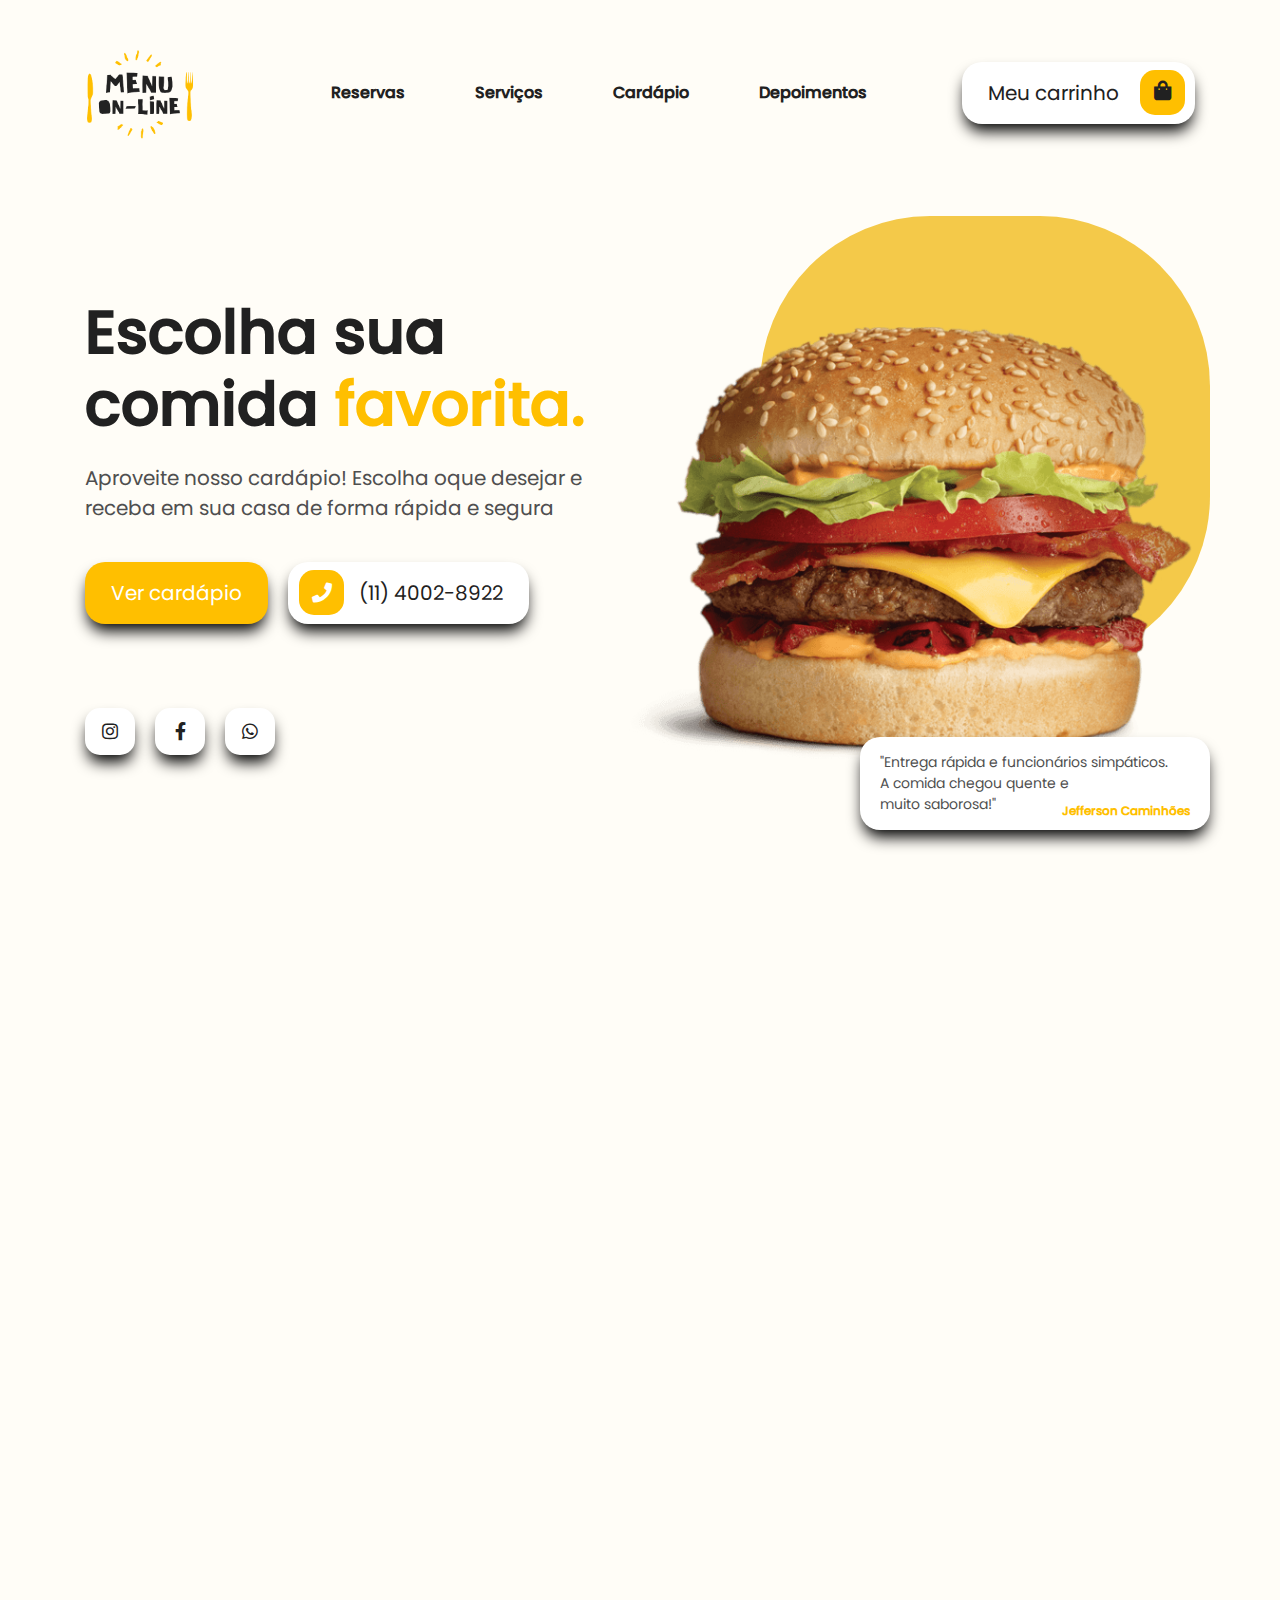
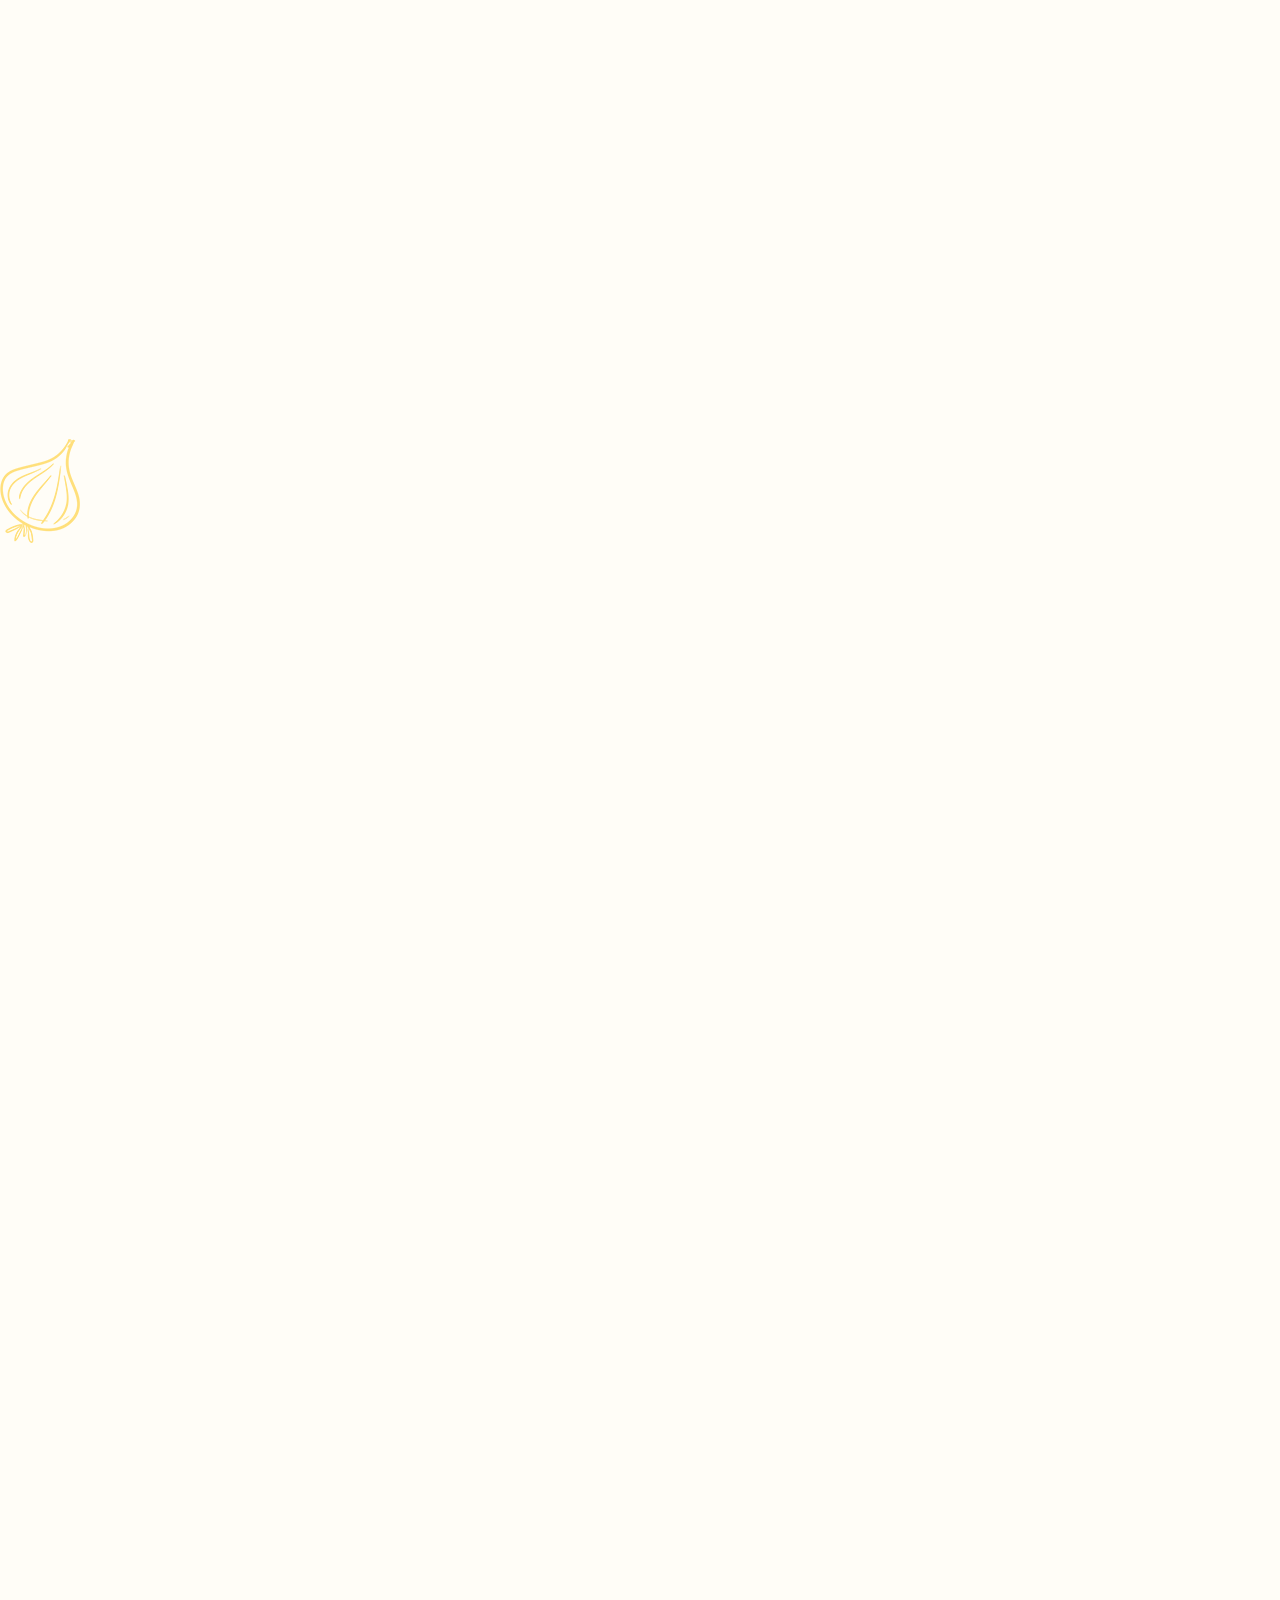
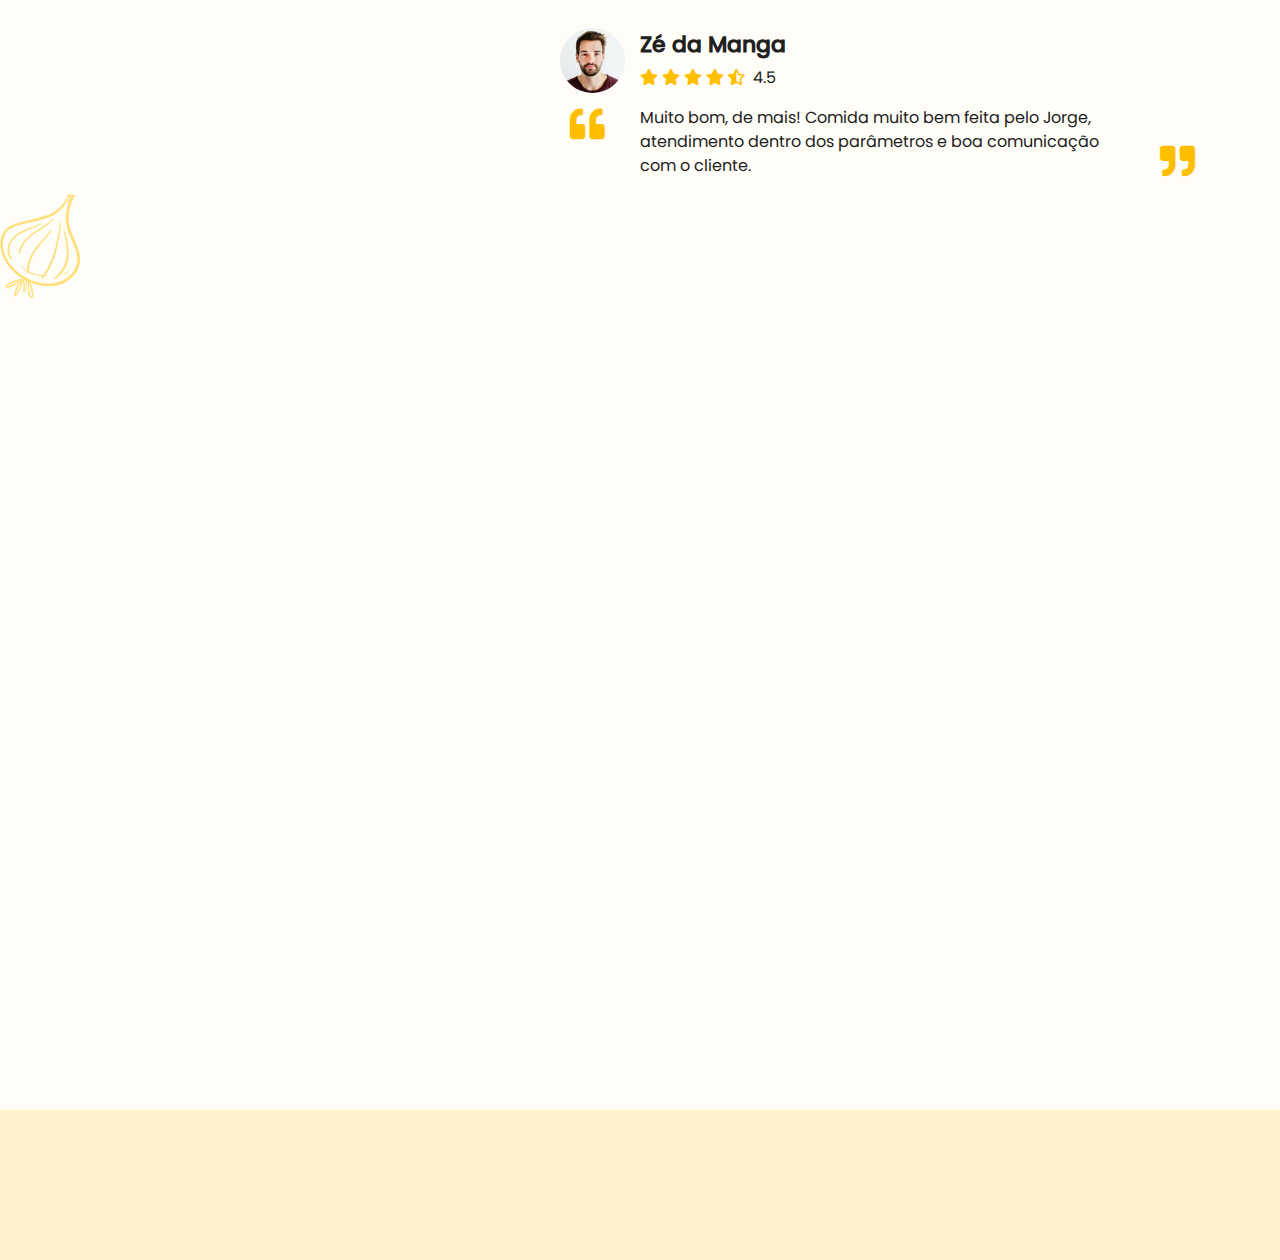
<file: index.html>
<!DOCTYPE html>
<html lang="pt-BR">
  <head>
    <meta charset="utf-8" />
    <meta http-equiv="X-UA-Compatible" content="IE=edge" />
    <meta
      name="viewport"
      content="width=device-width, initial-scale=1, shrink-to-fit=no"
    />
    <title>Restaurante do Jorge - Bem vindo!</title>

    <link rel="stylesheet" href="./css/animate.css" />
    <link rel="stylesheet" href="./css/bootstrap.min.css" />
    <link rel="stylesheet" href="./css/fontawesome.css" />
    <link rel="stylesheet" href="./css/main.css" />
    <link rel="stylesheet" href="./css/responsive.css" />
  </head>

  <body>
    <div class="container-mensagem" id="container-mensagem"></div>

    <a
      class="btn botao-carrinho animated bounceIn hidden"
      onclick="cardapio.metodos.abrirCarrinho(true)"
    >
      <span class="icon">
        <div class="badge-total-carrinho">0</div>
        <i class="fa fa-shopping-bag"></i>
      </span>
    </a>

    <section class="header">
      <div class="container">
        <nav class="navbar navbar-expand-lg pl-0 pr-0 col-one">
          <a class="navbar-brand wow fadeIn" href="#">
            <img
              src="./img/logo.png"
              width="160"
              class="img-logo"
              alt="logo.img"
            />
          </a>

          <button
            class="navbar-toggler"
            type="button"
            data-toggle="collapse"
            data-target="#navbarNavDropdown"
          >
            <span class="navbar-toggler-icon">
              <i class="fas fa-bars"></i>
            </span>
          </button>

          <div class="collapse navbar-collapse" id="navbarNavDropdown">
            <ul class="navbar-nav ml-auto mr-auto wow fadeIn">
              <li class="nav-item">
                <a href="#reservas" class="nav-link"><b>Reservas</b></a>
              </li>

              <li class="nav-item">
                <a href="#servicos" class="nav-link"><b>Serviços</b></a>
              </li>

              <li class="nav-item">
                <a href="#cardapio" class="nav-link"><b>Cardápio</b></a>
              </li>

              <li class="nav-item">
                <a href="#depoimentos" class="nav-link"><b>Depoimentos</b></a>
              </li>
            </ul>

            <a
              class="btn btn-white btn-icon wow fadeIn"
              onclick="cardapio.metodos.abrirCarrinho(true)"
            >
              Meu carrinho
              <span class="icon">
                <div
                  class="container-total-carrinho badge-total-carrinho hidden"
                >
                  0
                </div>
                <i class="fa fa-shopping-bag"></i>
              </span>
            </a>
          </div>
        </nav>
      </div>
    </section>

    <section class="banner">
      <div class="container">
        <div class="row">
          <div class="col-12 col-lg-6 col-md-6 col-sm-12 col-one">
            <div class="d-flex text-banner">
              <h1 class="wow fadeInLeft">
                <b>Escolha sua comida <b class="color-primary">favorita.</b></b>
              </h1>
              <p class="wow fadeInLeft delay-02s">
                Aproveite nosso cardápio! Escolha oque desejar e receba em sua
                casa de forma rápida e segura
              </p>
              <div class="wow fadeIn delay-05s">
                <a class="btn btn-yellow mt-4 mr-3" href="#cardapio">
                  Ver cardápio
                </a>
                <a
                  href="#"
                  class="btn btn-white btn-icon-left mt-4"
                  id="btnLigar"
                >
                  <span class="icon-left">
                    <i class="fa fa-phone"></i>
                  </span>
                  (11) 4002-8922
                </a>
              </div>
            </div>

            <a
              href="https://instagram.com"
              target="_blank"
              class="btn btn-sm btn-white btn-social mt-4 mr-3 wow fadeIn delay-05s"
            >
              <i class="fab fa-instagram"></i>
            </a>

            <a
              href="https://facebook.com"
              target="_blank"
              class="btn btn-sm btn-white btn-social mt-4 mr-3 wow fadeIn delay-05s"
            >
              <i class="fab fa-facebook-f"></i>
            </a>

            <a
              href="#"
              id="btnWhats"
              target="_blank"
              onclick="cardapio.metodos.carregarBotaoWhats()"
              class="btn btn-sm btn-white btn-social mt-4 wow fadeIn delay-05s"
            >
              <i class="fab fa-whatsapp"></i>
            </a>
          </div>
          <div class="col-6 no-mobile">
            <div class="card-banner wow fadeIn delay-02s"></div>
            <div class="d-flex img-banner wow fadeInRight delay-04s">
              <img src="./img/burguer.png" alt="burgerBanner.img" />
            </div>

            <div class="card card-case wow fadeInLeft delay-07s">
              "Entrega rápida e funcionários simpáticos.
              <br />A comida chegou quente e <br />
              muito saborosa!"
              <span class="card-case-name">
                <b>Jefferson Caminhões</b>
              </span>
            </div>
          </div>
        </div>
      </div>
    </section>

    <section class="service wow fadeIn" id="servicos">
      <div class="background-service"></div>
      <div class="container">
        <div class="row">
          <div class="col-12 col-one text-center mb-5">
            <span class="hint-title"><b>Serviços</b></span>
            <h1 class="title">
              <b>Como são nossos serviços?</b>
            </h1>
          </div>

          <div class="col-12 col-lg-4 col-md-4 col-sm-12 col-one mb-5 wow fadeInLeft">
            <div class="card-icon text-center">
              <img
                src="./img/icone-pedido.svg"
                width="150"
                alt="iconPedido.img"
              />
            </div>
            <div class="card-text text-center mt-3">
              <p><b>Fácil de pedir</b></p>
              <span>
                Você só precisa de alguns passos para fazer seu pedido.
              </span>
            </div>
          </div>

          <div class="col-12 col-lg-4 col-md-4 col-sm-12 col-one mb-5 wow fadeInUp">
            <div class="card-icon text-center">
              <img
                src="./img/icone-delivery.svg"
                width="250"
                alt="iconDel.img"
              />
            </div>
            <div class="card-text text-center mt-3">
              <p><b>Entrega rápida</b></p>
              <span> Nossa entrega é sempre pontual, rápida e segura. </span>
            </div>
          </div>

          <div class="col-12 col-lg-4 col-md-4 col-sm-12 col-one mb-5 wow fadeInRight">
            <div class="card-icon text-center">
              <img
                src="./img/icone-qualidade.svg"
                width="250"
                alt="iconQlt.img"
              />
            </div>
            <div class="card-text text-center mt-3">
              <p><b>Melhor qualidade</b></p>
              <span>
                Não só a rapidez na entrega, a qualidade também é o nosso forte.
              </span>
            </div>
          </div>
        </div>
      </div>
    </section>

    <section class="menu" id="cardapio">
      <div class="background-menu"></div>
      <div class="container">
        <div class="row">
          <div class="col-12 col-one text-center mb-5 wow fadeIn">
            <span class="hint-title"><b>Cardápio</b></span>
            <h1 class="title">
              <b>Conheça nosso cardápio</b>
            </h1>
          </div>
          <div class="col-12 col-one container-menu wow zoomInDown">
            <a
              id="menu-burgers"
              class="btn btn-white btn-sm mr-3 active"
              onclick="cardapio.metodos.obterItensCardapio('burgers')"
            >
              <i class="fas fa-hamburger"></i>&nbsp; Burgers
            </a>

            <a
              id="menu-pizzas"
              class="btn btn-white btn-sm mr-3"
              onclick="cardapio.metodos.obterItensCardapio('pizzas')"
            >
              <i class="fas fa-pizza-slice"></i>&nbsp; Pizzas
            </a>

            <a
              id="menu-churrasco"
              class="btn btn-white btn-sm mr-3"
              onclick="cardapio.metodos.obterItensCardapio('churrasco')"
            >
              <i class="fas fa-drumstick-bite"></i>&nbsp; Churrasco
            </a>

            <a
              id="menu-steaks"
              class="btn btn-white btn-sm mr-3"
              onclick="cardapio.metodos.obterItensCardapio('steaks')"
            >
              <i class="fas fa-bacon"></i>&nbsp; Steaks
            </a>

            <a
              id="menu-drinks"
              class="btn btn-white btn-sm mr-3"
              onclick="cardapio.metodos.obterItensCardapio('drinks')"
            >
              <i class="fas fa-cocktail"></i>&nbsp; Drinks
            </a>

            <a
              id="menu-sobremesas"
              class="btn btn-white btn-sm mr-3"
              onclick="cardapio.metodos.obterItensCardapio('sobremesas')"
            >
              <i class="fas fa-ice-cream"></i>&nbsp; Sobremesas
            </a>
          </div>
          <div class="col-12 col-one">
            <div class="row" id="itensMenu">
              <!--Itens inseridos pelo js-->
            </div>
          </div>

          <div class="col-12 col-one text-center wow fadeInUp">
            <a
              id="btnVerMais"
              class="btn btn-white btn-sm"
              onclick="cardapio.metodos.verMais()"
              >Ver mais</a
            >
          </div>
        </div>
      </div>
    </section>

    <section class="assessments" id="depoimentos">
      <div class="background-assessments"></div>
      <div class="container">
        <div class="row">
          <div class="col-5 text-center">
            <div class="card-depoimentos wow fadeIn">
              <div class="d-flex img-banner wow fadeInLeft delay-02s">
                <img src="./img/pizzas.png" alt="dep.img" />
              </div>
            </div>
          </div>

          <div class="col-7">
            <span class="hint-title wow fadeIn"><b>Depoimento</b></span>
            <h1 class="title wow fadeIn">
              <b>O que dizem sobre nós?</b>
            </h1>

            <div class="mb-5">
              <div class="depoimento animated fadeIn" id="depoimento-1">
                <div class="container-dados-depoimento">
                  <div class="imagem-depoimento"></div>
                  <div>
                    <p class="nome-depoimento"><b>Zé da Manga</b></p>
                    <p class="nota-depoimento">
                      <i class="fas fa-star"></i>
                      <i class="fas fa-star"></i>
                      <i class="fas fa-star"></i>
                      <i class="fas fa-star"></i>
                      <i class="fas fa-star-half-alt"></i>&nbsp;
                      <span>4.5</span>
                    </p>
                  </div>
                </div>

                <p class="text-depoimento">
                  <i class="fas fa-quote-left"></i>
                  <span>
                    Muito bom, de mais! Comida muito bem feita pelo Jorge,
                    atendimento dentro dos parâmetros e boa comunicação com o
                    cliente.
                  </span>
                  <i class="fas fa-quote-right"></i>
                </p>
              </div>

              <div class="depoimento animated fadeIn hidden" id="depoimento-2">
                <div class="container-dados-depoimento">
                  <div class="imagem-depoimento"></div>
                  <div>
                    <p class="nome-depoimento"><b>Hinata Sacagute</b></p>
                    <p class="nota-depoimento">
                      <i class="fas fa-star"></i>
                      <i class="fas fa-star"></i>
                      <i class="fas fa-star"></i>
                      <i class="fas fa-star"></i>
                      <i class="fas fa-star"></i>&nbsp; <span>5.0</span>
                    </p>
                  </div>
                </div>

                <p class="text-depoimento">
                  <i class="fas fa-quote-left"></i>
                  <span>
                    Um jantar perfeito do começo ao fim. Comida, experiencia,
                    serviço... foi tão maravilhoso que fomos 2 dias seguidos -
                    fato inédito para mim em uma viagem.
                  </span>
                  <i class="fas fa-quote-right"></i>
                </p>
              </div>

              <div class="depoimento animated fadeIn hidden" id="depoimento-3">
                <div class="container-dados-depoimento">
                  <div class="imagem-depoimento"></div>
                  <div>
                    <p class="nome-depoimento"><b>Goku da Silva</b></p>
                    <p class="nota-depoimento">
                      <i class="fas fa-star"></i>
                      <i class="fas fa-star"></i>
                      <i class="fas fa-star"></i>
                      <i class="fas fa-star"></i>
                      <i class="far fa-star"></i>&nbsp; <span>4.0</span>
                    </p>
                  </div>
                </div>

                <p class="text-depoimento">
                  <i class="fas fa-quote-left"></i>
                  <span>
                    A comida estava excelente e o serviço gentil nos
                    surpreendeu! Dica: reserve antes para não pegar fila para
                    conseguir uma mesa.
                  </span>
                  <i class="fas fa-quote-right"></i>
                </p>
              </div>
            </div>
            <a
              id="btnDepoimento-1"
              class="btn btn-sm btn-white btn-social mr-3 wow fadeIn active"
              onclick="cardapio.metodos.abrirDepoimento(1)"
              >1</a
            >
            <a
              id="btnDepoimento-2"
              class="btn btn-sm btn-white btn-social mr-3 wow fadeIn"
              onclick="cardapio.metodos.abrirDepoimento(2)"
              >2</a
            >
            <a
              id="btnDepoimento-3"
              class="btn btn-sm btn-white btn-social wow fadeIn"
              onclick="cardapio.metodos.abrirDepoimento(3)"
              >3</a
            >
          </div>
        </div>
      </div>
    </section>

    <section class="reserve" id="reservas">
      <div class="container">
        <div class="row">
          <div class="col-12">
            <div class="card-secondary wow fadeInUp">
              <div class="row">
                <div class="col-7">
                  <span class="hint-title"><b>Reserva</b></span>
                  <h1 class="title">
                    <b>Quer reservar um horário?</b>
                  </h1>
                  <p class="pr-5">
                    Mande uma mensagem clicando no botão abaixo
                    <br />
                    Reserve sua data e horário de forma simples e rápida.
                  </p>
                  <a
                    class="btn btn-yellow mt-4 wow fadeIn delay-05s"
                    href="#"
                    id="btnReserva"
                    target="_blank"
                  >
                    Fazer reserva
                  </a>
                </div>

                <div class="col-5">
                  <div class="card-reserva"></div>
                  <div class="d-flex img-banner">
                    <img src="./img/icone-reserva.svg" alt="reserve.img" />
                  </div>
                </div>
              </div>
            </div>
          </div>
        </div>
      </div>
    </section>

    <footer>
      <div class="container">
        <div class="row">
          <div class="col-3 container-logo-footer wow fadeIn">
            <img
              class="logo-footer"
              src="./img/logo.png"
              alt="logoFooter.img"
            />
          </div>

          <div class="col-6 container-text-footer wow fadeIn">
            <p class="mb-0">
              <b>Restaurante do Jorge</b> &copy; Todos os direitos reservados
            </p>
          </div>

          <div class="col-3 container-redes-footer wow fadeIn">
            <a
              href="https://instagram.com"
              target="_blank"
              class="btn btn-sm btn-white btn-social mr-3"
            >
              <i class="fab fa-instagram"></i>
            </a>

            <a
              href="https://facebook.com"
              target="_blank"
              class="btn btn-sm btn-white btn-social mr-3"
            >
              <i class="fab fa-facebook-f"></i>
            </a>

            <a
              href="#"
              id="btnWhatsFooter"
              target="_blank"
              onclick="cardapio.metodos.carregarBotaoWhats()"
              class="btn btn-sm btn-white btn-social"
            >
              <i class="fab fa-whatsapp"></i>
            </a>
          </div>
        </div>
      </div>
    </footer>

    <div class="modal-full animated fadeIn hidden" id="modalCarrinho">
      <div class="m-header">
        <div class="container">
          <a
            class="btn btn-white btn-sm float-right"
            onclick="cardapio.metodos.abrirCarrinho(false)"
          >
            Fechar
          </a>

          <div class="etapas">
            <div class="etapa etapa1 active">1</div>
            <div class="etapa etapa2">2</div>
            <div class="etapa etapa3">3</div>
          </div>

          <p class="title-carrinho mt-4">
            <b class="lblTituloEtapa">Seu carrinho</b>
          </p>
        </div>
      </div>

      <div class="m-body">
        <div class="container">
          <div id="itensCarrinho" class="row mr-0 ml-0 animated fadeIn hidden">
            <!--Itens inseridos pelo JS-->
          </div>

          <div id="localEntrega" class="row mr-0 ml-0 animated fadeIn hidden">
            <div class="col-4">
              <div class="form-group container-cep">
                <label>CEP:</label>
                <input id="txtCEP" type="text" class="form-control" />
                <a
                  class="btn btn-yellow btn-sm"
                  onclick="cardapio.metodos.buscarCep()"
                >
                  <i class="fa fa-search"></i>
                </a>
              </div>
            </div>

            <div class="col-8"></div>

            <div class="col-6">
              <div class="form-froup mb-3">
                <label>Endereço:</label>
                <input id="txtEndereco" type="text" class="form-control" />
              </div>
            </div>

            <div class="col-4 mb-3">
              <div class="form-froup">
                <label>Bairro:</label>
                <input id="txtBairro" type="text" class="form-control" />
              </div>
            </div>

            <div class="col-2 mb-3">
              <div class="form-froup">
                <label>Número:</label>
                <input id="txtNumero" type="text" class="form-control" />
              </div>
            </div>

            <div class="col-6 mb-3">
              <div class="form-froup">
                <label>Cidade:</label>
                <input id="txtCidade" type="text" class="form-control" />
              </div>
            </div>

            <div class="col-4 mb-3">
              <div class="form-froup">
                <label>Complemento:</label>
                <input id="txtComplemento" type="text" class="form-control" />
              </div>
            </div>

            <div class="col-2 mb-3">
              <div class="form-froup">
                <label>UF:</label>
                <select id="ddlUF" class="form-control">
                  <option value="-1">...</option>
                  <option value="AC">AC</option>
                  <option value="AL">AL</option>
                  <option value="AP">AP</option>
                  <option value="AM">AM</option>
                  <option value="BA">BA</option>
                  <option value="CE">CE</option>
                  <option value="DF">DF</option>
                  <option value="ES">ES</option>
                  <option value="GO">GO</option>
                  <option value="MA">MA</option>
                  <option value="MT">MT</option>
                  <option value="MS">MS</option>
                  <option value="MG">MG</option>
                  <option value="PA">PA</option>
                  <option value="PB">PB</option>
                  <option value="PR">PR</option>
                  <option value="PE">PE</option>
                  <option value="PI">PI</option>
                  <option value="RJ">RJ</option>
                  <option value="RN">RN</option>
                  <option value="RS">RS</option>
                  <option value="RO">RO</option>
                  <option value="RR">RR</option>
                  <option value="SC">SC</option>
                  <option value="SP">SP</option>
                  <option value="SE">SE</option>
                  <option value="TO">TO</option>
                </select>
              </div>
            </div>
          </div>

          <div id="resumoCarrinho" class="row mr-0 ml-0 animated fadeIn hidden">
            <div class="col-12">
              <p class="title-carrinho mt-4">
                <b>Itens do pedido</b>
              </p>
            </div>

            <div class="col-12">
              <div class="row" id="listaItensResumo">
                <!--Itens inseridos pelo JS-->
              </div>
            </div>

            <div class="col-12">
              <p class="title-carrinho mt-4">
                <b>Local da entrega:</b>
              </p>
            </div>

            <div class="col-12 item-carrinho resumo">
              <div class="img-map">
                <i class="fas fa-map-marked-alt"></i>
              </div>
              <div class="dados-produto">
                <p class="text-endereco">
                  <b id="resumoEndereco"></b>
                </p>
                <p class="cidade-endereco" id="cidadeEndereco"></p>
              </div>
            </div>
          </div>
        </div>
      </div>

      <div class="m-footer">
        <div class="container-total text-right mb-4">
          <p class="mb-0">
            <span>Subtotal:</span>
            <span id="lblSubtotal">R$ 0,00</span>
          </p>

          <p class="mb-0 text-entrega">
            <span><i class="fas fa-motorcycle"></i> Entrega:</span>
            <span id="lblValorEntrega">+ R$ 0,00</span>
          </p>

          <p class="mb-0 text-total">
            <span><b>Total:</b></span>
            <span class="valor-total"><b id="lblValorTotal">R$ 0,00</b></span>
          </p>
        </div>
        <a
          onclick="cardapio.metodos.carregarEndereco()"
          class="btn btn-yellow float-right"
          id="btnEtapaPedido"
        >
          Continuar
        </a>

        <a
          onclick="cardapio.metodos.resumoPedido()"
          class="btn btn-yellow float-right hidden"
          id="btnEtapaEndereco"
        >
          Revisar Pedido
        </a>

        <a
          href="#"
          class="btn btn-yellow float-right hidden"
          id="btnEtapaResumo"
          target="_blank"
        >
          Enviar Pedido
        </a>

        <a
          onclick="cardapio.metodos.voltarEtapa()"
          class="btn btn-white float-right mr-3 hidden"
          id="btnVoltar"
        >
          Voltar
        </a>
      </div>
    </div>

    <script type="text/javascript" src="./js/jquery-1.12.4.min.js"></script>
    <script type="text/javascript" src="./js/modernizr-3.5.0.min.js"></script>
    <script type="text/javascript" src="./js/bootstrap.min.js"></script>
    <script type="text/javascript" src="./js/popper.min.js"></script>
    <script type="text/javascript" src="./js/wow.min.js"></script>
    <script type="text/javascript" src="./js/dados.js"></script>
    <script type="text/javascript" src="./js/app.js"></script>
    <script>
      new WOW().init();
    </script>
  </body>
</html>
</file>
<file: css/main.css>
@font-face {
    font-family: 'PoppinsMedium';
    src: url('../fonts/Poppins-Medium.otf');
}

@font-face {
    font-family: 'PoppinsRegular';
    src: url('../fonts/Poppins-Regular.otf');
}

:root {
    --color-background: #fffdf7;
    --color-black: #212121;
    --color-black-heavy: #000;
    --color-text: #4f4f4f;
    --color-text-out: #90908e;
    --color-primary: #ffbf00;
    --color-primary-light: #f4c949;
    --color-secondary: #fff2cc;
    --color-white: #ffffff;
    --color-red: #e74c3c;
    --color-green: #2ecc71;
    --color-separate: #cccccc;
}

html, body {
    font-family: 'PoppinsRegular', 'Rubik', sans-serif;
    background-color: var(--color-background);
    color: var(--color-text);
}

b {
    font-family: 'PoppinsMedium', 'Rubik', sans-serif;
}

.hidden {
    display: none !important;
}

.color-primary {
    color: var(--color-primary);
}

a.navbar-brand {
    margin-left: -25px;
}

.nav-link {
    color: var(--color-black) !important;
    padding-left: 35px !important;
    padding-right: 35px !important;
}

.btn-white {
    background-color: var(--color-white);
    color: var(--color-black) !important;
    border-radius: 20px;
    padding: 15px 25px;
    font-size: 20px;
    box-shadow: 0px 10px 15px -3px rgba(0, 0, 0, 1);
}

.btn-white.active, .btn-white:hover {
    background-color: var(--color-primary);
}

.btn-icon {
    padding-right: 75px;
}

.btn-icon .icon {
    display: inline-block;
    color: var(--color-black);
    background-color: var(--color-primary);
    width: 45px;
    height: 45px;
    position: absolute;
    right: 10px;
    margin-top: -8px;
    border-radius: 15px;
    text-align: center;
    padding-top: 6px;
}

.banner {
    padding-top: 110px;
    padding-bottom: 200px;
}

.text-banner {
    flex-direction: column;
    justify-content: center;
    margin-bottom: 60px;
}

.text-banner h1 {
    color: var(--color-black);
    font-size: 60px;
}

.text-banner p {
    margin-top: 15px;
    margin-bottom: 15px;
    font-size: 20px;
}

.btn-yellow {
    background-color: var(--color-primary);
    color: var(--color-white) !important;
    border-radius: 20px;
    padding: 15px 25px;
    font-size: 20px;
    box-shadow: 0px 10px 15px -3px rgba(0, 0, 0, 1);
}

.btn-icon-left {
    padding-left: 70px;
}

.btn-icon-left span.icon-left {
    display: inline-block;
    color: var(--color-white);
    background-color: var(--color-primary);
    width: 45px;
    height: 45px;
    position: absolute;
    margin-left: -60px;
    margin-top: -8px;
    border-radius: 15px;
    text-align: center;
    padding-top: 8px;
}

.btn-sm {
    padding: 9px 15px !important;
    border-radius: 15px !important;
    font-size: 18px !important;
}

.btn-social {
    width: 50px;
}

.card-banner {
    height: 450px;
    width: 450px;
    border-radius: 170px;
    background-color: var(--color-primary-light);
    position: absolute;
    right: 0;
    top: -80px;
}

.img-banner img {
    position: absolute;
    width: 570px;
    top: 30px;
    right: 15px;
}

.card {
    border-radius: 20px;
    padding: 15px 20px;
    font-size: 20px;
    box-shadow: 0px 10px 15px -3px rgba(0, 0, 0, 1);
    border: none !important;
}

.card-case {
    width: 350px;
    font-size: 14px;
    position: absolute;
    right: 0;
    bottom: -75px;
}

.card-case-name {
    position: absolute;
    font-size: 12px;
    color: var(--color-primary);
    right: 20px;
    bottom: 10px;
}

.service {
    padding-top: 100px;
    padding-bottom: 150px;
}

.hint-title {
    color: var(--color-primary);
    font-size: 16px;
    text-transform: uppercase;
    letter-spacing: 5px;
}

.title {
    color: var(--color-black);
    font-size: 40px;
    margin-top: 5px;
    margin-bottom: 30px;
}

.card-icon {
    height: 150px;
    margin: 0 auto;
    margin-bottom: 30px;
    display: flex;
    justify-content: center;
    align-items: center;
}

.card-text {
    color: var(--color-text-out);
    font-size: 15px;
    padding: 0px 30px;
}

.card-text p {
    font-size: 22px;
    color: var(--color-black);
    margin-bottom: 10px;
}

.background-service {
    position: absolute;
    left: 0;
    right: 0;
    height: 500px;
    background-image: url(../img/bg-icons-2.png);
}

.menu {
    padding-top: 50px;
    padding-bottom: 150px;
}

.background-menu {
    position: absolute;
    left: 0;
    right: 0;
    height: 500px;
    background-image: url(../img/bg-icons-1.png);
}

.container-menu {
    margin-bottom: 40px;
}

.card-item {
    height: 360px;
}

.card-item .img-produto img {
    width: 100%;
    border-radius: 11px;
}

.card-item .title-produto {
    color: var(--color-black);
    text-overflow: ellipsis;
    white-space: nowrap;
    overflow: hidden;
    height: 40px;
    margin-bottom: 0;
}

.card-item .price-produto {
    color: var(--color-primary);
    font-size: 24px;
}

.card-item .add-carrinho {
    display: none;
    text-align: center;
    height: 30px;
    justify-content: center;
    align-items: center;
}

.btn-menos {
    color: var(--color-black-heavy);
    padding: 5px 7px;
    border: 2px solid var(--color-black-heavy);
    border-top-left-radius: 10px;
    border-bottom-left-radius: 10px;
    font-size: 14px;
    cursor: pointer;
}

.btn-mais {
    color: var(--color-black-heavy);
    padding: 5px 7px;
    border: 2px solid var(--color-black-heavy);
    border-top-right-radius: 10px;
    border-bottom-right-radius: 10px;
    font-size: 14px;
    cursor: pointer;
}

.add-numero-itens {
    color: var(--color-black-heavy);
    padding: 2px 15px;
    border-top: 2px solid var(--color-black-heavy);
    border-bottom: 2px solid var(--color-black-heavy);
    font-size: 18px;
}

.btm-add {
    border: 2px solid var(--color-black-heavy);
    font-size: 16px;
    padding: 4px 10px;
    border-radius: 10px;
    color: var(--color-white);
    background-color: var(--color-black-heavy);
    margin-left: 15px;
}

.card-item:hover {
    background-color: var(--color-primary);
}

.card-item:hover .title-produto {
    display: none;
}

.card-item:hover .add-carrinho {
    display: flex;
}

.card-item:hover .price-produto {
    color: var(--color-black-heavy) !important;
    margin-top: 20px;
}

.assessments {
    padding-top: 100px;
    padding-bottom: 150px;
}

.background-assessments {
    position: absolute;
    left: 0;
    right: 0;
    height: 500px;
    background-image: url(../img/bg-icons-1.png);
}

.card-depoimentos {
    height: 390px;
    width: 390px;
    border-radius: 120px;
    background-color: var(--color-secondary);
    position: absolute;
    left: 0;
}

.container-dados-depoimento {
    display: flex;
}

.depoimento {
    margin-top: 70px;
}

.imagem-depoimento {
    width: 65px;
    height: 65px;
    background-color: var(--color-white);
    border-radius: 50px;
    background-repeat: no-repeat;
    background-position: center;
    margin-right: 15px;
}

#depoimento-1 .imagem-depoimento {
    background-image: url(../img/diego.jpg);
    background-size: cover;
}

#depoimento-2 .imagem-depoimento {
    background-image: url(../img/ana.jpg);
    background-size: cover;
}

#depoimento-3 .imagem-depoimento {
    background-image: url(../img/joao.jpg);
    background-size: cover;
}

.nome-depoimento {
    color: var(--color-black);
    font-size: 22px;
    margin-bottom: 5px;
}

.nota-depoimento {
    color: var(--color-primary);
}

.nota-depoimento span {
    color: var(--color-black);
}

.text-depoimento {
    display: flex;
    font-size: 16px;
    color: var(--color-black);
}

.text-depoimento i {
    font-size: 35px;
    color: var(--color-primary);
}

.text-depoimento i:first-child {
    padding-left: 10px;
    padding-right: 35px;
}

.text-depoimento i:last-child {
    padding-left: 45px;
    display: flex;
    justify-content: center;
    align-items: end;
}

.reserve {
    padding-top: 100px;
    padding-bottom: 150px;
}

.card-secondary {
    background-color: var(--color-secondary);
    border-radius: 70px;
    padding: 90px;
}

.card-reserva {
    height: 320px;
    width: 320px;
    border-radius: 120px;
    background-color: var(--color-white);
    position: absolute;
    right: 0;
    top: -25px;
}

.reserve .img-banner img {
    width: 100%;
}

footer {
    background-color: var(--color-secondary);
}

.logo-footer {
    width: 150px;
}

.container-logo-footer, .container-text-footer, .container-redes-footer {
    display: flex;
    align-items: center;
}

.container-logo-footer {
    justify-content: start;
}

.container-text-footer {
    justify-content: center;
}

.container-redes-footer{
    justify-content: end;
}

.modal-full {
    position: fixed;
    top: 0;
    bottom: 0;
    left: 0;
    right: 0;
    padding: 50px;
    background-color: var(--color-white);
    z-index: 9990;
    overflow-x: hidden;
    overflow-y: auto;
    display: flex;
    flex-direction: column;
}

.m-header {
    padding-bottom: 20px;
}

.m-body {
    flex: 1;
    overflow: auto;
    overflow-x: hidden;
}

.m-body::-webkit-scrollbar {
    width: 6px;
    background: transparent;
}

.m-body::-webkit-scrollbar-thumb{
    background: var(--color-white);
}

.m-body::-webkit-scrollbar-track {
    background: transparent;
}

.etapas {
    display: flex;
}

.etapa {
    width: 35px;
    height: 35px;
    background-color: var(--color-white);
    border-radius: 50px;
    box-shadow: 0px 10px 15px -3px rgba(0, 0, 0, 1);
    color: var(--color-black);
    display: flex;
    justify-content: center;
    align-items: center;
    margin-right: 20px;
}

.etapa::before {
    content: '';
    width: 20px;
    background-color: var(--color-separate);
    position: absolute;
    height: 2px;
    margin-left: 55px;
}

.etapa:last-child::before{
    content: none;
}

.etapa.active, .etapa.active::before {
    background-color: var(--color-primary);
}

.title-carrinho {
    font-size: 20px;
    color: var(--color-black);
}

.modal-full .item-carrinho {
    display: flex;
    justify-content: center;
    align-items: center;
    padding-top: 20px;
    padding-bottom: 20px;
    border-bottom: 1px solid var(--color-separate);
}

.modal-full .item-carrinho:last-child {
    border-bottom: none;
}

.modal-full .img-produto img {
    width: 100px;
    border-radius: 11px;
}

.modal-full .title-produto {
    color: var(--color-black);
    font-size: 20px;
    text-overflow: ellipsis;
    white-space: nowrap;
    overflow: hidden;
    margin-bottom: 0;
}

.modal-full .price-produto {
    color: var(--color-primary);
    font-size: 24px;
    margin-bottom: 0;
}

.modal-full .dados-produto {
    flex: 1;
    padding-left: 25px;
    padding-right: 25px;
}

.modal-full .add-carrinho {
    display: flex;
    text-align: center;
    height: 30px;
    justify-content: center;
    align-items: center;
}

.btm-remove {
    border: 2px solid var(--color-red);
    font-size: 16px;
    padding: 4px 10px;
    border-radius: 10px;
    color: var(--color-white);
    background-color: var(--color-red);
    margin-left: 15px;
}

.container-total {
    padding-top: 20px;
    border-top: 1px solid var(--color-separate);
}

.container-total .text-entrega {
    color: var(--color-separate);
}

.container-total .text-total {
    color: var(--color-black);
    font-size: 20px;
    margin-top: 10px;
}

.container-total .valor-total {
    color: var(--color-primary);
    font-size: 24px;
}

.form-control {
    background-color: var(--color-white);
    color: var(--color-black) !important;
    border-radius: 20px;
    padding: 15px 25px;
    font-size: 20px;
    box-shadow: 0px 10px 15px -3px rgba(0, 0, 0, 1) !important;
    border: none !important;
}

select.form-control {
    height: 60px !important;
}

.container-cep .form-control {
    padding-right: 75px;
}

.container-cep .btn {
    position: absolute;
    right: 25px;
    top: 38px;
}

.img-produto-resumo img {
    width: 50px;
    border-radius: 11px;
}

.item-carrinho.resumo {
    padding-top: 10px;
    padding-bottom: 10px;
}

.title-produto-resumo {
    color: var(--color-black);
    font-size: 18px;
    text-overflow: ellipsis;
    white-space: nowrap;
    overflow: hidden;
    margin-bottom: 0;
}

.price-produto-resumo {
    color: var(--color-primary);
    font-size: 16px;
    margin-bottom: 0;
}

.quantidade-produto-resumo {
    color: var(--color-black);
    font-size: 20px;
    margin-bottom: 0;
}

.img-map {
    width: 50px;
    height: 50px;
    background-color: var(--color-secondary);
    color: var(--color-black);
    font-size: 22px;
    display: flex;
    justify-content: center;
    align-items: center;
    border-radius: 11px;
}

.text-endereco {
    margin-bottom: 0;
    color: var(--color-black);
}

.cidade-endereco {
    margin-bottom: 0;
}

.badge-total-carrinho {
    width: 25px;
    height: 25px;
    position: absolute;
    background-color: var(--color-secondary);
    border-radius: 50px;
    right: -5px;
    top: -5px;
    font-size: 14px;
    font-weight: bold;
    justify-content: center;
    align-items: center;
}

.botao-carrinho {
    position: fixed;
    right: 30px;
    bottom: 50px;
    height: 50px;
    width: 50px;
    background-color: var(--color-primary);
    display: flex;
    justify-content: center;
    align-items: center;
    font-size: 20px;
    box-shadow: 0px 10px 15px -3px rgba(0, 0, 0, 1);
    color: var(--color-black-heavy) !important;
    border-radius: 50px;
    cursor: pointer;
    z-index: 1;
}

.container-mensagem {
    position: fixed;
    right: 20px;
    top: 20px;
    z-index: 9999;
}

.toast {
    color: var(--color-white);
    padding: 10px 25px;
    font-size: 18px;
    border-radius: 15px;
    margin-bottom: 10px;
}

.toast.red {
    background-color: var(--color-red);
}

.toast.green {
    background-color: var(--color-green);
}

.carrinho-vazio {
    margin: 0 auto;
    text-align: center;
    margin-top: 50px;
}

.carrinho-vazio i {
    width: 50px;
    height: 50px;
    background-color: var(--color-secondary);
    color: var(--color-primary);
    display: flex;
    justify-content: center;
    align-items: center;
    margin: 0 auto;
    border-radius: 50px;
    margin-bottom: 10px;
}
</file>
<file: css/responsive.css>
/* Desktop (col-lg) 992px */
@media (min-width: 992px) {

}

/* Desktop e Tablets (col-md) 768px a 991px */
@media (max-width: 991px) and (min-width: 768px) {

}

/* Tablets (col-sm) 576px a 767px */
@media (max-width: 767px) and (min-width: 572px) {

}

/* Tablets e Celulares (col) 0px a 767px */
@media (max-width: 767px){
    
    .no-mobile {
        display: none!important;
    }
    
    .col-one {
        padding-left: 35px!important;
        padding-right: 35px!important;
    }

    .navbar-toggler-icon {
        padding-top: 5px;
    }

    .navbar-collapse {
        background-color: var(--color-secondary);
        padding: 20px;
        text-align: center;
        border-radius: 40px;
    }

    .navbar-collapse .btn-white {
        margin-top: 20px;
    }

    .navbar-collapse .btn-icon {
        padding-right: 20px;
    }

    .navbar-collapse .btn-icon span.icon {
        display: none;
    }

    .banner {
        padding-top: 50px;
        padding-bottom: 50px;
    }

    .text-banner h1 {
        font-size: 36px;
    }

    .text-banner p {
        font-size: 18px;
    }

    .btn-yellow, .btn-white {
        padding: 13px 23px;
        font-size: 18px;
    }

    .btn-icon-left {
        padding-left: 63px!important;
    }
    
    .btn-icon-left span.icon-left {
        width: 43;
        height: 43px;
        margin-left: -56px;
    }

    .title {
        font-size: 30px;
    }

    .service {
        padding-bottom: 50px;
    }

    .cardapio {
        padding-bottom: 50px;
    }

    .container-menu {
        overflow: auto;
        overflow-y: hidden;
        display: flex;
        padding-bottom: 15px;
    }

    .img-produto {
        position: absolute;
        left: 15px;
    }

    .card-item {
        height: 110px;
        padding-left: 110px;
        justify-content: center;
        align-items: start;
    }

    .card-item .img-produto img {
        width: 80px;
    }

    .title-produto {
        margin-top: 0px!important;
        height: 30px!important;
        width: 100%;
        text-align: left!important;
    }

    .price-produto {
        margin-bottom: 0px!important;
        margin-top: 0px!important;
        font-size: 22px;
    }

    .card-item .add-carrinho{
        margin-top: 5px;
    }

    #itensCarrinho .mb-5 {
        margin-bottom: 15px!important;
    }

    .depoimento {
        padding-bottom: 50px;
    }
}
</file>
